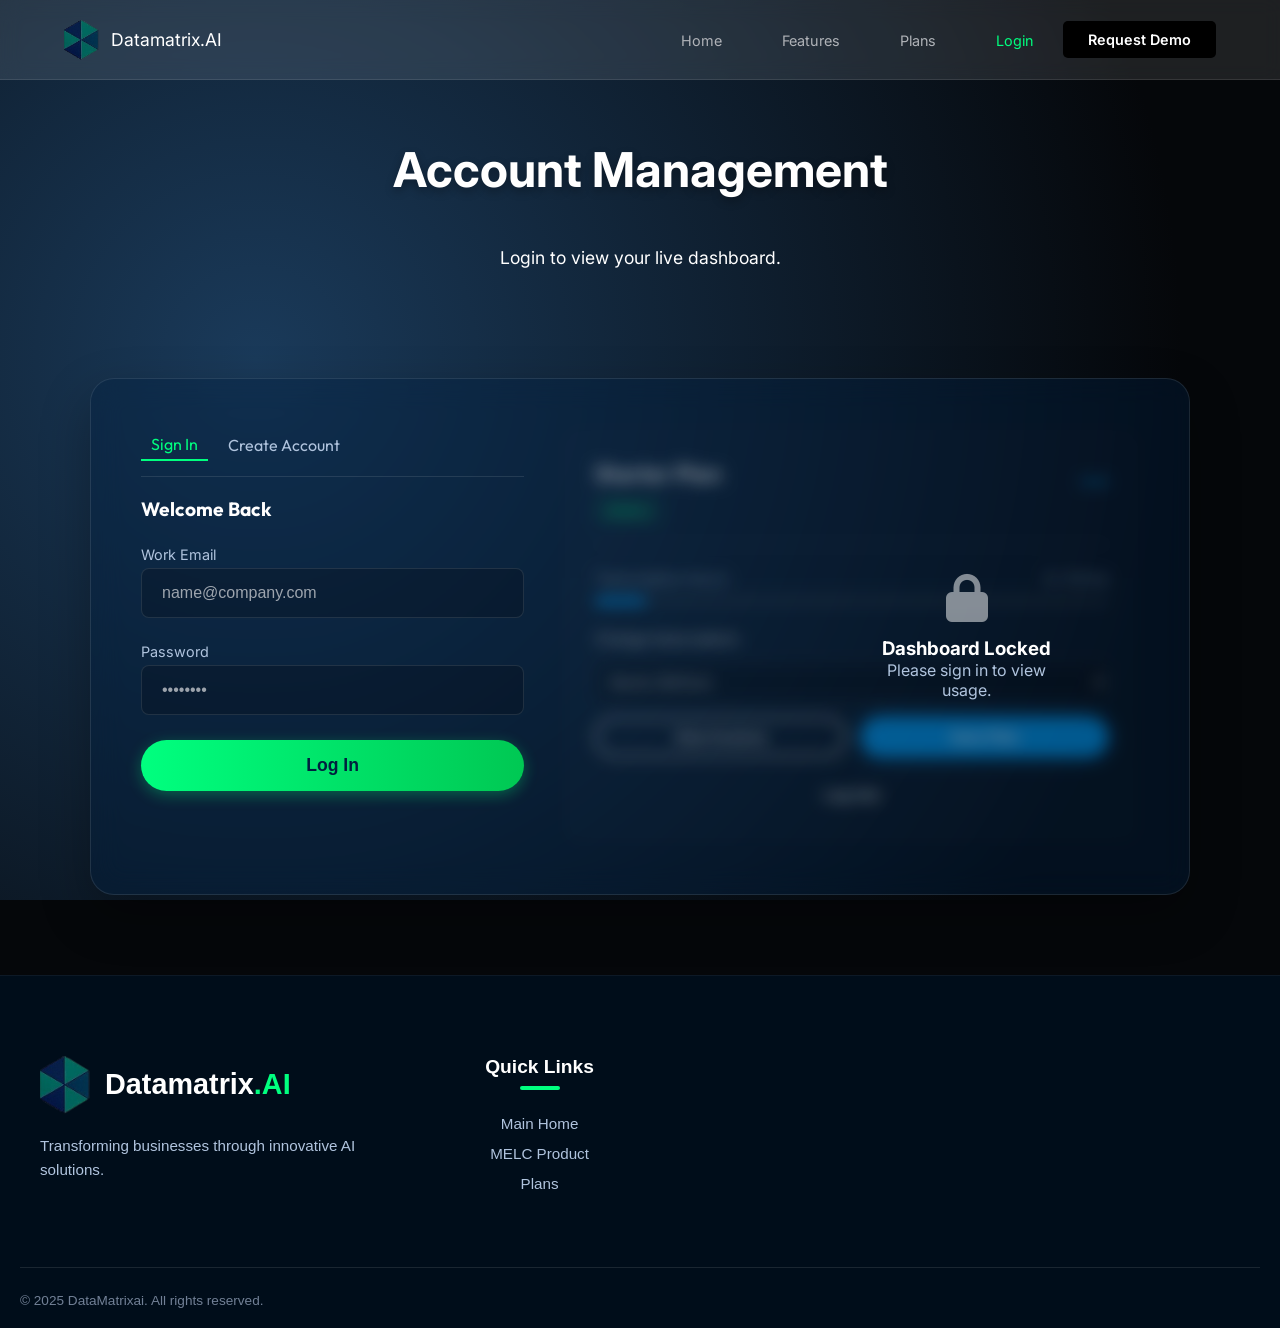
<file: accounts.html>
<!DOCTYPE html>
<html lang="en">
<head>
    <meta charset="UTF-8">
    <meta name="viewport" content="width=device-width, initial-scale=1.0">
    <title>Accounts | MELC</title>
    <meta name="description" content="Access your MELC account dashboard to manage transcription usage, subscription plans, and conversational analytics insights.">
    <link rel="canonical" href="https://melc.ai/accounts.html">
    <meta name="robots" content="index, follow">

    <meta property="og:title" content="MELC Dashboard">
    <meta property="og:description" content="Manage your MELC subscription, transcription usage, and conversational analytics insights.">
    <meta property="og:image" content="https://melc.ai/images/logo.png">
    <meta property="og:url" content="https://melc.ai/accounts.html">
    <meta property="og:type" content="website">
    <meta name="viewport" content="width=device-width, initial-scale=1.0">
    <meta name="author" content="DatamatrixAI">
    <meta name="publisher" content="DatamatrixAI">
        
    <link rel="stylesheet" href="css/style.css">
    <link rel="icon" type="image/png" href="images/logo.png">
    <link rel="stylesheet" href="https://cdnjs.cloudflare.com/ajax/libs/font-awesome/6.4.0/css/all.min.css">
    <link href="https://fonts.googleapis.com/css2?family=Inter:wght@400;500;600&family=Outfit:wght@500;600;700&display=swap" rel="stylesheet">
    <style>
        /* --- PAGE SPECIFIC STYLES --- */
        body { background-attachment: fixed; }
        .accounts-section {
            padding: 140px 5% 80px; 
            min-height: 100vh;
            display: flex; flex-direction: column; align-items: center;
        }

        /* --- AUTH GRID --- */
        .auth-grid {
            display: grid; grid-template-columns: 1fr 1.5fr; gap: 40px;
            background: rgba(0, 31, 63, 0.4); backdrop-filter: blur(15px);
            border: 1px solid rgba(255, 255, 255, 0.1); border-radius: 24px;
            overflow: hidden; padding: 50px;
            max-width: 1100px; width: 100%; margin-top: 30px;
            box-shadow: 0 20px 50px rgba(0, 0, 0, 0.3);
        }

        .auth-form h3 { color: white; font-family: 'Outfit', sans-serif; margin-bottom: 25px; font-size: 1.5rem; }

        /* --- TOGGLE BUTTONS --- */
        .auth-toggle { display: flex; gap: 10px; margin-bottom: 20px; border-bottom: 1px solid rgba(255,255,255,0.1); padding-bottom: 15px; }
        .toggle-btn { background: none; border: none; color: #b0c4de; font-size: 1rem; cursor: pointer; padding: 5px 10px; font-family: 'Outfit', sans-serif; transition: color 0.3s; }
        .toggle-btn.active { color: #00ff7f; border-bottom: 2px solid #00ff7f; }

        /* --- PROFILE LOCK STATE --- */
        .profile-card {
            background: rgba(255, 255, 255, 0.02); border-radius: 16px; padding: 30px;
            border: 1px solid rgba(255, 255, 255, 0.05); height: 100%;
            display: flex; flex-direction: column; justify-content: center;
            transition: all 0.5s ease;
        }
        
        .locked-content { filter: blur(8px); pointer-events: none; opacity: 0.5; user-select: none; }
        
        .lock-overlay {
            position: absolute; top: 50%; left: 70%; 
            transform: translate(-50%, -50%);
            text-align: center; color: white; z-index: 10;
            display: block; 
        }

        /* --- DASHBOARD ELEMENTS --- */
        .progress-bar { width: 100%; height: 8px; background: rgba(255, 255, 255, 0.1); border-radius: 4px; margin-bottom: 25px; overflow: hidden; }
        .progress-fill { height: 100%; background: var(--accent-blue); width: 45%; border-radius: 4px; }
        .plan-badge { display: inline-block; background: rgba(0, 255, 127, 0.1); color: #00ff7f; padding: 5px 12px; border-radius: 5px; font-size: 0.8rem; margin-top: 5px; border: 1px solid rgba(0, 255, 127, 0.2); font-weight: 600; }
        .usage-stat { display: flex; justify-content: space-between; margin-bottom: 10px; color: #b0c4de; font-size: 0.9rem; }
        .section-header-accounts { text-align: center; margin-bottom: 20px; }
        .form-hidden { display: none; }

        /* Plan Selector Style */
        .plan-select {
            background: rgba(0,0,0,0.3); border: 1px solid rgba(255,255,255,0.2);
            color: white; padding: 10px; border-radius: 5px; width: 100%;
            margin-top: 10px; font-family: 'Outfit', sans-serif;
        }

        @media (max-width: 900px) { .auth-grid { grid-template-columns: 1fr; padding: 30px; } .profile-card { margin-top: 30px; } .lock-overlay { left: 50%; } }
    </style>
</head>
<body>

    <header>
        <a href="index.html" class="logo-container">
            <img src="images/logo.png" alt="DataMatrix Logo" class="logo">
            <div class="logo-text">
                <span class="text-white">Datamatrix</span><span class="text-white">.AI</span>
            </div>
        </a>
       <nav>
            <ul>
                <li><a href="melc.html">Home</a></li>
                <li><a href="melc.html#how-it-works">Features</a></li>
                <li><a href="melc.html#pricing">Plans</a></li>
                
                <li id="nav-login-item"><a href="accounts.html" style="color: #00ff7f;">Login</a></li>
                <li id="nav-user-item" style="display: none; color: white; font-weight: 600; border: 1px solid rgba(255,255,255,0.2); padding: 5px 15px; border-radius: 20px;">
                    Hi, <span id="header-username">User</span>
                </li>
            </ul>
        </nav>
        <a href="melc.html#demo" class="btn-reach">Request Demo</a>
    </header>

    <section class="accounts-section">
        <div class="section-header-accounts">
            <h2 class="section-title">Account Management</h2>
            <p class="section-subtitle">Login to view your live dashboard.</p>
        </div>

        <div class="auth-grid">
            <div class="auth-form">
                <div class="auth-toggle">
                    <button id="btn-show-login" class="toggle-btn active" onclick="toggleForm('login')">Sign In</button>
                    <button id="btn-show-signup" class="toggle-btn" onclick="toggleForm('signup')">Create Account</button>
                </div>

                <form id="loginForm">
                    <input type="hidden" name="action" value="login">
                    <h3 style="font-size: 1.2rem;">Welcome Back</h3>
                    <div class="form-group">
                        <label style="color: #b0c4de; font-size: 0.9rem; margin-bottom: 5px; display:block;">Work Email</label>
                        <input type="email" name="work_email" id="login_email" placeholder="name@company.com" class="form-input" required>
                    </div>
                    <div class="form-group">
                        <label style="color: #b0c4de; font-size: 0.9rem; margin-bottom: 5px; display:block;">Password</label>
                        <input type="password" name="password" placeholder="••••••••" class="form-input" required>
                    </div>
                    <button type="submit" class="submit-btn" style="margin-bottom: 20px;">Log In</button>
                </form>

                <form id="signupForm" class="form-hidden">
                    <input type="hidden" name="action" value="signup">
                    <h3 style="font-size: 1.2rem;">Create New Account</h3>
                    <div class="form-group">
                        <label style="color: #b0c4de; font-size: 0.9rem; margin-bottom: 5px; display:block;">Full Name</label>
                        <input type="text" name="fullname" placeholder="John Doe" class="form-input" required>
                    </div>
                    <div class="form-group">
                        <label style="color: #b0c4de; font-size: 0.9rem; margin-bottom: 5px; display:block;">Work Email</label>
                        <input type="email" name="work_email" placeholder="name@company.com" class="form-input" required>
                    </div>
                    <div class="form-group">
                        <label style="color: #b0c4de; font-size: 0.9rem; margin-bottom: 5px; display:block;">Password</label>
                        <input type="password" name="password" placeholder="Create Password" class="form-input" required>
                    </div>
                    <button type="submit" class="submit-btn" style="margin-bottom: 20px; background: transparent; border: 1px solid #00ff7f; color: #00ff7f;">Create Account</button>
                </form>
            </div>

            <div class="profile-details" style="position: relative;">
                
                <div id="lockOverlay" class="lock-overlay">
                    <i class="fas fa-lock" style="font-size: 3rem; margin-bottom: 15px; color: rgba(255,255,255,0.5);"></i>
                    <h3 style="color: white;">Dashboard Locked</h3>
                    <p style="color: #b0c4de;">Please sign in to view usage.</p>
                </div>

                <div id="profileContent" class="profile-card locked-content">
                    <div style="display: flex; justify-content: space-between; align-items: start; margin-bottom: 20px;">
                        <div>
                            <h4 id="display-plan-name" style="color: #fff; font-size: 1.4rem; margin-bottom: 5px;">Starter Plan</h4>
                            <span class="plan-badge">Active</span>
                        </div>
                        <div style="text-align: right;">
                            <h2 style="color: var(--accent-blue); margin: 0; font-size: 2rem;">--</h2>
                        </div>
                    </div>

                    <hr style="border: 0; border-top: 1px solid rgba(255,255,255,0.1); margin-bottom: 25px;">
                    
                    <div class="usage-stat"><span>Transcription Hours</span><span>0 / 10 hrs</span></div>
                    <div class="progress-bar"><div class="progress-fill" style="width: 10%;"></div></div>
                    
                    <label style="color: white; font-size: 0.9rem; margin-bottom: 5px; display: block;">Change Subscription:</label>
                    <select id="plan-selector" class="plan-select">
                        <option value="Starter">Starter ($49/mo)</option>
                        <option value="Professional">Professional ($149/mo)</option>
                        <option value="Enterprise">Enterprise (Custom)</option>
                    </select>

                    <div style="margin-top: 15px; display: flex; gap: 15px;">
                        <button class="btn-outline" style="flex: 1; font-size: 0.9rem; padding: 10px;">View Invoices</button>
                        <button id="btn-save-plan" class="btn-primary" style="flex: 1; font-size: 0.9rem; padding: 10px; border: none;">Save Plan</button>
                    </div>

                    <button id="logoutBtn" class="btn-outline" style="margin-top: 20px; width: 100%; font-size: 0.9rem; padding: 10px; border: none;">Log Out</button>
                </div>
            </div>
        </div>
    </section>

    <footer class="site-footer">
        <div class="footer-container">       
            <div class="footer-col company-info">
                <div class="footer-logo">
                    <img src="images/logo.png" alt="DataMatrix AI Logo" class="logo-img">
                    <h2>Datamatrix<span class="highlight">.AI</span></h2>
                </div>
                <p class="company-desc">Transforming businesses through innovative AI solutions.</p>
            </div>
            <div class="footer-col">
                <h3 class="footer-heading">Quick Links</h3>
                <ul class="footer-links">
                    <li><a href="index.html">Main Home</a></li>
                    <li><a href="melc.html">MELC Product</a></li>
                    <li><a href="melc.html#pricing">Plans</a></li>
                </ul>
            </div>
        </div>
        <div class="footer-bottom"><div class="copyright">&copy; 2025 DataMatrixai. All rights reserved.</div></div>
    </footer>

    <script>
        // --- 1. TOGGLE FORMS ---
        function toggleForm(type) {
            if (type === 'login') {
                document.getElementById('loginForm').classList.remove('form-hidden');
                document.getElementById('signupForm').classList.add('form-hidden');
                document.getElementById('btn-show-login').classList.add('active');
                document.getElementById('btn-show-signup').classList.remove('active');
            } else {
                document.getElementById('loginForm').classList.add('form-hidden');
                document.getElementById('signupForm').classList.remove('form-hidden');
                document.getElementById('btn-show-login').classList.remove('active');
                document.getElementById('btn-show-signup').classList.add('active');
            }
        }

        // --- 2. BACKEND CONNECTION ---
        const scriptURL = 'https://script.google.com/macros/s/AKfycbwIMDVRCGLxUJJRiQpxjIyoqu_eCSKP8NSIha_df9tIqQHau41DbtMPCePSjreEFw0W/exec';
        let currentUserEmail = ""; // To track who is logged in

        // HELPER: Update UI State
        function updateUI(fullname, plan) {
            // Unlock Dashboard
            document.getElementById('lockOverlay').style.display = 'none';
            document.getElementById('profileContent').classList.remove('locked-content');
            
            // Update Header Name
            document.getElementById('nav-login-item').style.display = 'none';
            document.getElementById('nav-user-item').style.display = 'block';
            document.getElementById('header-username').innerText = fullname;

            // Update Plan Display & Dropdown
            document.getElementById('display-plan-name').innerText = plan + " Plan";
            document.getElementById('plan-selector').value = plan;
        }

        // Handle SIGN UP
        document.getElementById('signupForm').addEventListener('submit', e => {
            e.preventDefault();
            const btn = e.target.querySelector('button');
            const originalText = btn.innerText;
            btn.innerText = "Creating...";

            fetch(scriptURL, { method: 'POST', body: new FormData(e.target) })
                .then(res => res.json())
                .then(data => {
                    alert("Account Created! Default plan is Starter. Please Sign In.");
                    e.target.reset();
                    toggleForm('login'); 
                    btn.innerText = originalText;
                })
                .catch(err => {
                    alert("Error connecting.");
                    console.error(err);
                    btn.innerText = originalText;
                });
                
        });

        // Handle LOGIN
        document.getElementById('loginForm').addEventListener('submit', e => {
            e.preventDefault();
            const btn = e.target.querySelector('button');
            const originalText = btn.innerText;
            btn.innerText = "Verifying...";
            
            // Capture email for later use
            currentUserEmail = document.getElementById('login_email').value;

            fetch(scriptURL, { method: 'POST', body: new FormData(e.target) })
                .then(res => res.json())
                .then(data => {
                    if (data.status === 'success') {
                        // SUCCESS: Pass user data to UI updater
                        updateUI(data.fullname, data.plan);

                        localStorage.setItem("melcUser", JSON.stringify({
                            fullname: data.fullname,
                            email: currentUserEmail,
                            plan: data.plan
                        }));

                        alert("Login Successful!!! Welcome " + data.fullname + "!");
                    } else {
                        alert("Invalid Credentials.");
                    }
                    btn.innerText = originalText;
                })
                .catch(err => { alert("Error connecting."); console.error(err); });
        });

        // Handle SAVE PLAN
        document.getElementById('btn-save-plan').addEventListener('click', () => {
            if(!currentUserEmail) { alert("Please login first."); return; }
            
            const newPlan = document.getElementById('plan-selector').value;
            const btn = document.getElementById('btn-save-plan');
            btn.innerText = "Saving...";

            const formData = new FormData();
            formData.append('action', 'update_plan');
            formData.append('work_email', currentUserEmail);
            formData.append('plan', newPlan);

            fetch(scriptURL, { method: 'POST', body: formData })
                .then(res => res.json())
                .then(data => {
                    if (data.status === 'success') {
                        alert("Plan Updated Successfully!");

                        document.getElementById('display-plan-name').innerText = newPlan + " Plan";

                        let user = JSON.parse(localStorage.getItem("melcUser") || "{}");
                        user.plan = newPlan;
                        localStorage.setItem("melcUser", JSON.stringify(user));
                    } else {
                        alert("Error updating plan.");
                    }
                    btn.innerText = "Save Plan";
                });
        });

        window.addEventListener("DOMContentLoaded", function(){
        const user = localStorage.getItem("melcUser");
        if(user){
            const parsed = JSON.parse(user);
            currentUserEmail = parsed.email;
            updateUI(parsed.fullname, parsed.plan);
        }
        });

        document.getElementById("logoutBtn").addEventListener("click", function(){
            localStorage.removeItem("melcUser");
            location.reload();
        });

    </script>

</body>
</html>
</file>
<file: css/style.css>
/* --- 1. COLOR VARIABLES --- */
:root {
    --prussian-blue: #003153; 
    --accent-green: #2E8B57; 
    --white: #ffffff;
    --text-dark: #333333;
    --text-grey: #666666;
    --hero-highlight: #3b82f6; 
    --btn-blue: #0066cc; 
    --cursor-color:var(--accent-green);

    --bg-dark: #05070a;      
    --glow-blue: #1a3a5a;    /* Brighter blue */
    --glow-purple: #251b4a;  /* Brighter purple */
    --accent-blue: #00a2ff;
    --text-main: #ffffff;
    --text-dim: #b0b3b8;
}

/* --- 2. GLOBAL RESET --- */
* { margin: 0; padding: 0; box-sizing: border-box; }

body {
    margin: 0;
    font-family: 'Inter', sans-serif;
    /* Increased the percentage (80%) so the colors spread further across the black background */
    background: 
        radial-gradient(circle at 20% 40%, var(--glow-blue) 0%, var(--bg-dark) 80%),
        radial-gradient(circle at 80% 20%, var(--glow-purple) 0%, var(--bg-dark) 80%);
    background-color: var(--bg-dark);
    color: var(--text-main);
    overflow-x: hidden;
    background-attachment: fixed; /* Keeps the gradient static while you scroll */
}

a { text-decoration: none; }

/* --- 3. NAVIGATION BAR --- */
/* --- GLASSY TRANSPARENT HEADER --- */
header {
    /* 1. Make background transparent/glassy */
    background: rgba(255, 255, 255, 0.1); /* 10% opaque white */
    backdrop-filter: blur(10px);          /* Blurs what's behind it */
    -webkit-backdrop-filter: blur(10px);  /* Safari support */
    
    /* 2. Position it ON TOP of the image */
    position: fixed; 
    top: 0; 
    left: 0;
    width: 100%;
    z-index: 1000; /* Ensures it floats above everything */
    
    /* 3. Remove default borders/shadows if you want it cleaner */
    box-shadow: none; 
    border-bottom: 1px solid rgba(255, 255, 255, 0.1); /* Subtle edge */

    /* 4. Layout (Keep existing) */
    height: 80px;
    display: flex;
    align-items: center;
    padding: 0 5%;
}

/* Optional: Since the header is now floating, you might want to 
   add some top padding to the Hero so text doesn't hide behind the logo */

.logo-container { display: flex; align-items: center; gap: 12px; }

.logo-container img.logo {
    height: 40px;  /* Adjust this value to make it smaller or bigger */
    width: auto;   /* Maintains aspect ratio */
}

.logo-text {
    font-size: 1.1rem; /* Reduced from 1.5rem */
    line-height: 1.1;
}

.tagline-text {
    font-size: 0.75rem; /* Makes the tagline much smaller and elegant */
    opacity: 0.8;
    color: whitesmoke;
}

.text-white { color: var(--white); }

nav {
    /* THIS IS THE KEY FIX: */
    margin-left: auto; /* Pushes the nav (and button) to the far right */
    margin-right: 30px; /* Adds space between the Links and the Button */
}

nav ul { 
    display: flex; 
    list-style: none; 
    gap: 30px; /* Space between each link */
}

nav a {
    color: var(--text-dim);
    text-decoration: none;
    margin-left: 30px;
    font-size: 0.9rem;
    transition: 0.3s;
}

nav a:hover {
    color: var(--accent-blue);
}

.btn-reach {
    background-color: #000000; 
    color: var(--white);
    padding: 10px 25px;
    border-radius: 5px;
    font-weight: 600;
    font-size: 0.9rem;
    transition: background-color 0.3s ease;
    /* ensure button doesn't shrink */
    white-space: nowrap; 
}

.btn-reach:hover {
    background-color: var(--accent-green); 
}

/* Hero Section */
.hero {
    display: flex;
    flex-direction: column; /* Stacks header over the main content */
    height: auto;
    min-height: 100vh;
    padding: 100px 8% 55px; /* Space for fixed navigation */
}

/* 1. Top Header Box */
/* Hero Section - Strict Full Screen Layout */
.hero {
    /* 1. Force the container to be exactly the height of the window */
    min-height: 100vh; 
    width: 100%;

    /* 2. Flexbox Magic: This centers everything perfectly */
    display: flex;
    flex-direction: column;
    justify-content: center; /* Vertically aligns to the middle */
    align-items: center;     /* Horizontally aligns to the middle */

    /* 3. Padding Adjustments */
    /* 80px Top: clears your fixed navbar */
    /* 0px Bottom: ensures no extra gap pushes the footer up */
    padding: 80px 20px 0; 
    
    position: relative;
    box-sizing: border-box;
}
.hero-header-content {
    max-width: 900px;
    margin: 0 auto;
}

/* 2. Main Layout (The Split Section) */
.hero-main-layout {
    display: flex;
    align-items: center;
    justify-content: space-between;
    gap: 40px;
    width: 100%;
}

/* Space for your upcoming content */
.hero-left-new {
    flex: 1;
    min-height: 300px;
    display: flex;
    flex-direction: column;
    justify-content: center;
    padding-right: 40px;
}

.hero-left-new .lead-text {
    font-family: 'Inter', sans-serif;
    font-size: 0.9rem;
    font-weight: 400;
    letter-spacing: -0.02em;
    line-height: 1.7;
    color: var(--white);
    margin-bottom: 0; /* Remove bottom margin to connect the borders */
    
    /* Strong Blue Border */
    padding: 10px 0 10px 20px;
    border-left: 3px solid var(--accent-blue);
    
    -webkit-font-smoothing: antialiased;
}

.hero-left-new .detail-text {
    /* SAME Font family as lead for uniformity */
    font-family: 'Inter', sans-serif;
    
    /* Smaller size and weight, but same style */
    font-size: 0.9rem;
    font-weight: 400;
    letter-spacing: -0.02em;
    line-height: 1.7;
    
    /* Muted border and text color to differentiate */
    color: rgba(255, 255, 255, 0.7);
    padding: 10px 0 20px 25px;
    
    /* Subtle Grey/Dim Border that matches the blue alignment */
    border-left: 3px solid rgba(255, 255, 255, 0.15);
    
    max-width: 580px;
}

.hero-title {
    font-family: 'Outfit', sans-serif; /* Matches Services Header */
    font-size: 3rem !important; 
    font-weight: 800;
    line-height: 1.1;
    letter-spacing: -0.02em; /* Premium tight spacing */
    text-align: center;
    white-space: nowrap; /* Forces one single line */
    margin-bottom: 15px;
}

.hero-title .highlight {
    display: inline;      /* Changed from 'block' to keep on same line */
    color: var(--accent-blue);
    text-shadow: 0 0 30px rgba(0, 162, 255, 0.3);
    border-bottom: none;  /* Removes the old underline */
}

.hero-header-content .hero-subtitle {
    font-family: 'Inter', sans-serif;
    font-size: 1.0rem !important; /* Forces the small size */
    color: var(--text-dim);
    margin-bottom: 20px;
    max-width: 900px;
    margin-left: auto;
    margin-right: auto;
    line-height: 1.6;
    opacity: 0.85; /* Makes it look professionally 'dimmed' */
}

.hero-video {
    flex: 1.2;
    display: flex;
    justify-content: flex-end;
    align-items: center;
}

.hero-video video {
    width: 100%;
    max-width: 700px;
    height: auto;
    border-radius: 24px; /* Matches the rounded look in the image */
    box-shadow: 0 0 50px rgba(0,0,0,0.5);
    border: 1px solid rgba(255,255,255,0.1);
}

.hero-content p {
    font-size: 1.1rem;
    color: var(--white);
    margin-bottom: 2.5rem;
    text-align: center;
    margin-left: auto;
    margin-right: auto;
}

.hero p {
    font-size: 1.1rem;
    color: black;
    margin-bottom: 2.5rem;
    max-width: 700px;
    /* ADDED: Centers the paragraph block itself */
    margin-left: auto;
    margin-right: auto;
}

/* --- BUTTONS --- */
.hero-buttons {
    display: flex;
    gap: 20px;
    justify-content: center !important;
    font-family: 'Outfit', sans-serif;
    font-weight: 600;
    letter-spacing: 0.02em;
    text-transform: uppercase;
    font-size: 0.9rem;
}

/* --- 1. PRIMARY BUTTON (Get Started) --- */
.btn-primary {
    background: var(--accent-blue);
    color: white;
    padding: 12px 28px;
    border-radius: 50px;
    text-decoration: none;
    font-weight: 600;
    border: 2px solid var(--accent-blue); /* Added border to match sizing */
    box-shadow: 0 0 20px rgba(0, 162, 255, 0.4);
    transition: all 0.3s ease;
}

.btn-primary:hover {
    transform: translateY(-3px);
    background: transparent; /* Becomes outline on hover */
    color: white;
}

/* --- 2. OUTLINE BUTTON (Explore Services) --- */
/* Target both btn-outline and btn-secondary for safety */
.btn-outline, .btn-secondary {
    background: transparent;
    color: white;
    padding: 12px 28px;
    border-radius: 50px;
    text-decoration: none;
    font-weight: 600;
    border: 2px solid white; /* Initial white outline */
    transition: all 0.3s ease;
}

.btn-outline:hover, .btn-secondary:hover {
    background: var(--accent-blue); /* Becomes solid blue on hover */
    border-color: var(--accent-blue);
    color: white;
    transform: translateY(-3px);
    box-shadow: 0 0 20px rgba(0, 162, 255, 0.4);
}

/* --- MOBILE RESPONSIVE --- */
@media (max-width: 1024px) {
    /* Tablet/Laptop adjustments */
    .hero h1 { font-size: 2.2rem; } /* Shrink font so it fits on smaller screens */
}

@media (max-width: 900px) {
    .services-split-container {
        flex-direction: column;
    }
    .services-visual {
        position: relative;
        top: 0;
        margin-bottom: 40px;
    }
}

@media (max-width: 768px) {
    header { padding: 0 20px; }
    nav ul { display: none; }
    .hero h1 { font-size: 2rem; }
    
    /* Disable typewriter on mobile to prevent layout breaking */
    .typewriter {
        width: auto;
        border-right: none;
        animation: none;
        white-space: normal;
    }
    
    .hero-buttons { flex-direction: column; }
/* --- REACH US BUTTON (Pill Shape) --- */
    .btn-reach {
        background-color: var(--btn-blue);
        color: var(--white);
        
        /* 1. THIS CONTROLS THE SHAPE */
        border-radius: 50px; /* Makes it fully rounded like "Get Started" */
        
        /* 2. Remove default borders */
        border: none;
        
        padding: 10px 25px;
        font-weight: 600;
        font-size: 0.9rem;
        transition: all 0.3s ease;
        white-space: nowrap;
    }

    .btn-reach:hover {
        transform: translateY(-3px); /* Hover float effect */
        box-shadow: 0 4px 15px rgba(0, 102, 204, 0.4); /* Glow effect */
    }
}

/* --- LOGO SIZE CONTROL --- */
.logo {
    font-weight: 700;
    font-size: 1.2rem;
    letter-spacing: 1px;
}

/* --- PRODUCTS SECTION (Glow on Left) --- */
.products-section {
    padding: 50px 8%;
    /* Horizontal gradient matching the "Z" flow (starts Left) */
    background: linear-gradient(
        90deg, 
        hsl(221, 39%, 15%) 0%,  /* Dark Navy on the Left */
        #05070a 60%            /* Fades to Black on the Right */
    ) !important;
    border-bottom: 1px solid rgba(255, 255, 255, 0.05);
    position: relative;
    overflow: hidden;
}

/* Local Left Glow to anchor the section */
.products-section::before {
    content: "";
    position: absolute;
    top: 0;
    left: -10%;
    width: 600px;
    height: 100%;
    background: radial-gradient(circle at center, rgba(0, 162, 255, 0.1) 0%, transparent 70%);
    pointer-events: none;
    z-index: 0;
}

.products-grid {
    display: grid;
    grid-template-columns: repeat(auto-fit, minmax(300px, 1fr));
    gap: 30px;
    max-width: 1200px;
    margin: 0 auto;
    position: relative;
    z-index: 1;
}

/* PRODUCT CARDS */
.product-card {
    background: rgba(255, 255, 255, 0.015);
    border: 1px solid rgba(255, 255, 255, 0.04);
    border-radius: 24px;
    padding: 40px;
    transition: all 0.4s cubic-bezier(0.175, 0.885, 0.32, 1.275);
    backdrop-filter: blur(10px);
}

/* THE ICON CONTAINER (Matches your Image Radius) */
.product-icon-container {
    width: 70px;
    height: 70px;
    background: rgba(0, 162, 255, 0.1);
    border: 1px solid rgba(0, 162, 255, 0.2);
    border-radius: 18px; /* Matches the rounded look of your videos/images */
    display: flex;
    align-items: center;
    justify-content: center;
    margin-bottom: 25px;
    color: var(--accent-blue);
    font-size: 1.8rem;
    box-shadow: 0 10px 20px rgba(0, 0, 0, 0.2);
}

.product-card:hover {
    transform: translateY(-10px);
    background: rgba(255, 255, 255, 0.03);
    border-color: var(--accent-blue);
}

.product-card.highlighted {
    border: 1px solid rgba(0, 162, 255, 0.4);
    background: rgba(0, 162, 255, 0.03);
}

.product-title {
    font-family: 'Outfit', sans-serif;
    font-size: 1.6rem;
    color: var(--white);
    margin-bottom: 15px;
}

.product-desc {
    font-family: 'Inter', sans-serif;
    font-size: 0.9rem;
    font-weight: 400;
    letter-spacing: -0.03em;
    line-height: 1.7;
    color: var(--white);
    margin-bottom: 25px; /* Remove bottom margin to connect the borders */
    -webkit-font-smoothing: antialiased;
}

.product-link {
    font-family: 'Inter', sans-serif;
    color: var(--accent-blue);
    text-decoration: none;
    font-weight: 400;
    font-size: 0.9rem;
    display: flex;
    align-items: center;
    gap: 8px;
    transition: gap 0.3s ease;
}

.product-link:hover {
    gap: 12px;
}

.image-frame {
    width: 100%;
    height: 100%;
    border-radius: 24px;
    overflow: hidden;
    border: 1px solid rgba(255, 255, 255, 0.1);
    box-shadow: 0 0 40px rgba(0, 162, 255, 0.15);
}

/* 2. Remove Old Colored Top Borders */
.border-blue, .border-purple, .border-green {
    border-top: none !important;
}

/* 4. Icons (Pure White, No Box) */
.icon-box {
    /* Remove old colored box styling */
    background-color: transparent !important;
    border: none !important;
    width: auto;
    height: auto;
    padding: 0;
    display: flex;         /* Enables side-by-side alignment */
    align-items: center;   /* Vertically centers the icon with the text */
    gap: 15px;             /* Adds space between the icon and the text */
    margin-bottom: 18px;   /* Optional: adds space below the header */
}

.icon-box h3 {
    margin: 0;
    line-height: 1;         /* Crucial: Removes extra spacing above/below letters */
    display: flex;          /* Ensures the text block itself follows flex rules */
    align-items: center;    /* Secondary centering for the text block */
}

/* Make the SVG icon itself white */
.icon-box svg {
    width: 32px;
    height: 32px;
    color: #ffffff; /* Sets stroke/fill to white */
    /* Ensure fill is none if using stroke icons */
    fill: none; 
    display: block;         /* Removes the 'inline' baseline gap at the bottom */
    flex-shrink: 0;
}

/* Headers */
.section-title {
    font-size: 2.5rem;
    color: #ffffff;
    margin-bottom: 10px;
    font-weight: 800;
}

.section-subtitle {
    color: var(--white);
    margin-bottom: 60px;
    font-size: 1.1rem;
}

/* --- PILLS (Tags) --- */
.pill-container {
    display: flex;
    flex-wrap: wrap;
    justify-content: center;
    gap: 10px;
}

/* Section Container - Set height here to match Tech Stack */
.about-us-section {
    position: relative;
    width: 100%;
    /* Consistent height with other sections */
    min-height: 850px; 
    
    display: flex;
    align-items: center;
    justify-content: center;
    
    /* BACKGROUND IMAGE SETUP */
    background-image: url('team.jpg'); 
    background-size: cover;
    background-position: center;
    background-repeat: no-repeat;
    /* Keeps the background fixed while scrolling (Parallax effect) */
    background-attachment: scroll;
    
    font-family: 'Segoe UI', Tahoma, Geneva, Verdana, sans-serif;
    padding: 40px 20px;
}

/* Dark Overlay: This adds a dark Prussian Blue tint over your image 
   so the white text and glowing green elements pop out. */
.about-us-section::before {
    content: '';
    position: absolute;
    top: 0;
    left: 0;
    width: 100%;
    height: 100%;
    /* Adjust opacity (0.85) if you want to see more of your image */
    background-color: rgba(0, 31, 63, 0.85); 
    z-index: 1;
}

/* Container to ensure content sits above the overlay */
.about-us-section .container {
    position: relative;
    z-index: 2;
    width: 100%;
}

.section-title2 {
    text-align: center;
    font-size: 3rem;
    font-weight: 700;
    color: #ffffff;
    margin-bottom: 3rem;
    text-transform: uppercase;
    letter-spacing: 2px;
    text-shadow: 0 0 10px rgba(0, 255, 127, 0.3);
}

/* The Team Card - Glass Effect */
/* The Upgraded Premium Glass Card */
/* --- THE GLASS CARD --- */
.team-card {
    /* Dark semi-transparent blue base */
    background: rgba(0, 31, 63, 0.5); 
    
    /* Surface Reflection Gradient */
    background-image: linear-gradient(
        135deg, 
        rgba(255, 255, 255, 0.08) 0%, 
        rgba(255, 255, 255, 0.01) 100%
    );
    
    /* Strong Blur for the "Frosted" look */
    backdrop-filter: blur(20px);         
    -webkit-backdrop-filter: blur(20px); 
    
    /* Subtle White/Blue Border */
    border: 1px solid rgba(100, 181, 246, 0.2); 
    border-top: 1px solid rgba(100, 181, 246, 0.4); 
    
    border-radius: 24px;
    padding: 60px 40px;
    max-width: 400px;
    margin: 0 auto;
    text-align: center;
    
    /* Initial Shadow */
    box-shadow: 0 8px 32px 0 rgba(0, 0, 0, 0.4);
    
    transition: transform 0.3s ease, box-shadow 0.3s ease, border-color 0.3s ease;
    transform: translateZ(0); 
    will-change: transform, backdrop-filter;
}

/* --- HOVER EFFECT --- */
.team-card:hover {
    transform: translateY(-10px);
    /* Outer Blue Glow on Hover */
    box-shadow: 
        0 20px 40px rgba(0, 0, 0, 0.5), 
        0 0 30px rgba(0, 123, 255, 0.3); 
    border-color: rgba(0, 123, 255, 0.5); /* Blue Border on Hover */
}

/* --- PROFILE IMAGE CIRCLE (The Key Feature) --- */
.profile-img-container {
    position: relative;
    width: 150px;
    height: 150px;
    margin: 0 auto 25px;
    border-radius: 50%;
    padding: 5px;
    
    /* SOLID ELECTRIC BLUE GRADIENT RING */
    background: linear-gradient(180deg, #007bff, #00c6ff); 
    
    /* PERMANENT BLUE GLOW */
    box-shadow: 0 0 25px rgba(0, 123, 255, 0.6); 
}

.profile-img {
    width: 100%;
    height: 100%;
    object-fit: cover;
    border-radius: 50%;
    /* Dark border to separate image from the glowing ring */
    border: 3px solid #001f3f; 
    background-color: #fff;
}

/* Typography */
.member-name {
    color: #ffffff;
    font-size: 1.8rem;
    margin-bottom: 15px;
    font-weight: 700;
    text-shadow: 0 2px 4px rgba(0,0,0,0.5);
}

.member-bio {
    color: #e0e6ed; 
    font-size: 1rem;
    line-height: 1.6;
    margin-bottom: 25px;
}

/* Social Icons */
.social-links {
    display: flex;
    justify-content: center;
    gap: 20px;
}

.social-icon {
    color: #ffffff;
    font-size: 1.5rem;
    transition: all 0.3s ease;
}

/* Icons turn Neon Blue on Hover */
.social-icon:hover {
    color: #00c6ff; 
    transform: translateY(-3px);
    text-shadow: 0 0 15px rgba(0, 198, 255, 0.8);
}
.contact-section {
    position: relative;
    width: 100%;
    min-height: 850px; 
    
    display: flex;
    align-items: center;
    justify-content: center;
    
    /* BACKGROUND IMAGE SETUP */
    background-image: url('reachushere.jpg'); 
    background-size: cover;
    background-position: center;
    background-repeat: no-repeat;
    /* Parallax effect (image stays still while scrolling) */
    background-attachment: scroll; 
    
    font-family: 'Segoe UI', Tahoma, Geneva, Verdana, sans-serif;
    padding: 60px 20px;
}

.section-title {
    text-align: center;
    font-size: 3rem;
    font-weight: 700;
    color: #ffffff;
    margin-bottom: 3rem;
    text-transform: capitalize;
    text-shadow: 0 4px 10px rgba(0,0,0,0.3);
}

.contact-wrapper {
    display: flex;
    flex-wrap: wrap;
    max-width: 1000px;
    width: 100%;
    margin: 0 auto;
    
    /* 1. High Transparency (0.25) so background image shows through */
    background: rgba(0, 31, 63, 0.25); 
    
    /* 2. Gradient Sheen (Subtle reflection) */
    background-image: linear-gradient(
        135deg, 
        rgba(255, 255, 255, 0.05) 0%, 
        rgba(255, 255, 255, 0.01) 100%
        
    );
    
    /* 3. Strong Blur to frost the background image behind it */
    backdrop-filter: blur(15px);
    -webkit-backdrop-filter: blur(15px);
    
    /* 4. Glass Borders */
    border: 1px solid rgba(255, 255, 255, 0.1);
    border-top: 1px solid rgba(255, 255, 255, 0.2);
    border-left: 1px solid rgba(255, 255, 255, 0.2);
    
    /* 5. Soft Shadow to lift it slightly */
    box-shadow: 0 8px 32px 0 rgba(0, 0, 0, 0.3);
    
    border-radius: 20px;
    overflow: hidden;
    transition: transform 0.3s ease;
    transform: translateZ(0); 
    will-change: transform, backdrop-filter;
}
.contact-wrapper:hover {
    transform: translateY(-5px); /* Gentle float on hover */
}

/* --- LEFT COLUMN: FORM --- */
.form-column {
    flex: 1;
    min-width: 350px;
    padding: 50px 40px;
    /* Light divider line */
    border-right: 1px solid rgba(255, 255, 255, 0.08); 
}
.form-group {
    margin-bottom: 25px;
}

.form-input {
    width: 100%;
    /* Very see-through dark tint */
    background: rgba(0, 0, 0, 0.2); 
    border: 1px solid rgba(255, 255, 255, 0.1);
    padding: 15px 20px;
    border-radius: 8px;
    color: #fff;
    font-size: 1rem;
    outline: none;
    transition: all 0.3s ease;
}

.form-input::placeholder {
    color: rgba(255, 255, 255, 0.6);
}
.form-input:focus {
    /* On focus, they become slightly more solid/readable */
    background: rgba(0, 0, 0, 0.4); 
    border-color: #00ff7f; /* Green Focus Border */
    box-shadow: 0 0 10px rgba(0, 255, 127, 0.1);
}
.submit-btn {
    width: 100%;
    padding: 15px;
    /* Bright Green Gradient */
    background: linear-gradient(90deg, #00ff7f, #00c853); 
    color: #001f3f;
    font-weight: 700;
    font-size: 1.1rem;
    border: none;
    border-radius: 50px;
    cursor: pointer;
    box-shadow: 0 4px 15px rgba(0, 255, 127, 0.3);
    transition: transform 0.2s ease, box-shadow 0.2s ease;
}
.submit-btn:hover {
    transform: translateY(-2px);
    box-shadow: 0 6px 20px rgba(0, 255, 127, 0.5);
}

/* --- RIGHT COLUMN: INFO --- */
.info-column {
    flex: 1;
    min-width: 350px;
    padding: 50px 40px;
    display: flex;
    flex-direction: column;
    justify-content: center;
    /* Ensure no solid background here covers the glass */
    background: transparent; 
}

.info-item {
    display: flex;
    align-items: flex-start;
    margin-bottom: 40px;
}

.info-text h4 {
    color: #00ff7f; /* Green Headings */
    font-size: 1.1rem;
    margin-bottom: 5px;
    font-weight: 600;
}

.info-text p {
    color: #e0e0e0;
    font-size: 1rem;
    line-height: 1.5;
}

/* Mobile Responsiveness */
@media (max-width: 768px) {
    .contact-wrapper {
        flex-direction: column;
    }
    .form-column {
        border-right: none;
        border-bottom: 1px solid rgba(255, 255, 255, 0.05);
    }
}
/* --- FOOTER MAIN SECTION --- */
.site-footer {
    background-color: #000d1a; /* Very dark, almost black blue */
    color: #b0c4de; /* Light grey-blue text for readability */
    font-family: 'Segoe UI', Tahoma, Geneva, Verdana, sans-serif;
    padding: 80px 20px 20px;
    border-top: 1px solid rgba(255, 255, 255, 0.05);
}

.footer-container {
    max-width: 1200px;
    margin: 0 auto;
    display: grid;
    /* Creates 4 columns. The first one is slightly wider (1.5fr) */
    grid-template-columns: 1.5fr 1fr 1fr 1.2fr;
    gap: 40px;
    margin-bottom: 60px;
}

/* Headings */
/* Center the Heading Text */
.footer-heading {
    text-align: center;         /* Centers the text in the column */
    color: #ffffff;
    font-size: 1.2rem;
    margin-bottom: 25px;
    position: relative;
    padding-bottom: 12px;
    font-weight: 600;
}

/* Center the Green Bar */
.footer-heading::after {
    content: '';
    position: absolute;
    
    /* These two lines center the bar perfectly: */
    left: 50%;                  
    transform: translateX(-50%);
    
    bottom: 0;
    width: 40px;                /* Length of the bar */
    height: 4px;                /* Thickness */
    background-color: #00ff7f;  /* Neon Green */
    border-radius: 2px;
}

/* --- COLUMN 1: BRANDING --- */
.footer-logo h2 {
    margin-bottom: 0;
    font-size: 1.8rem;
    color: #fff;
}

.footer-logo .highlight {
    color: #00ff7f; /* Green "ai" */
}

.company-desc {
    line-height: 1.6;
    margin-bottom: 25px;
    font-size: 0.95rem;
}

.social-icons {
    display: flex;
    gap: 15px;
}

.social-icons a {
    display: flex;
    align-items: center;
    justify-content: center;
    width: 40px;
    height: 40px;
    background: rgba(255, 255, 255, 0.05);
    border-radius: 50%;
    color: #fff;
    transition: all 0.3s ease;
    text-decoration: none;
}

.social-icons a:hover {
    background: #00ff7f;
    color: #000;
    transform: translateY(-3px);
}

/* --- LINKS LISTS --- */
.footer-links {
    list-style: none;
    padding: 0;
    margin: 0;
    text-align: center;
}

.footer-links li {
    margin-bottom: 12px;
}

.footer-links a {
    color: #b0c4de;
    text-decoration: none;
    font-size: 0.95rem;
    transition: color 0.2s;
}

.footer-links a:hover {
    color: #00ff7f; /* Green on hover */
    padding-left: 5px; /* Slight slide effect */
}

/* --- NEWSLETTER --- */
.newsletter-desc {
    margin-bottom: 20px;
    font-size: 0.95rem;
    line-height: 1.5;
    text-align: center;
}

.newsletter-form {
    display: flex;
    flex-direction: column;
    gap: 10px;
}

.newsletter-form input {
    padding: 12px 15px;
    background: rgba(255, 255, 255, 0.05);
    border: 1px solid rgba(255, 255, 255, 0.1);
    border-radius: 5px;
    color: #fff;
    outline: none;
}

.newsletter-form input:focus {
    border-color: #00ff7f;
}

.newsletter-form button {
    padding: 12px;
    background-color: #003153; /* Prussian Blue button */
    color: #fff;
    border: none;
    border-radius: 5px;
    cursor: pointer;
    font-weight: 600;
    transition: background 0.3s;
}

.newsletter-form button:hover {
    background-color: #00ff7f;
    color: #001f3f;
}

/* --- BOTTOM BAR --- */
.footer-bottom {
    border-top: 1px solid rgba(255, 255, 255, 0.1);
    padding-top: 25px;
    display: flex;
    justify-content: space-between;
    flex-wrap: wrap;
    font-size: 0.85rem;
    color: #718096;
}

.legal-links a {
    color: #718096;
    text-decoration: none;
    margin-left: 20px;
    transition: color 0.2s;
}

.legal-links a:hover {
    color: #fff;
}

/* --- RESPONSIVE --- */
@media (max-width: 900px) {
    .footer-container {
        grid-template-columns: 1fr 1fr; /* 2 columns on tablets */
    }
}

@media (max-width: 600px) {
    .footer-container {
        grid-template-columns: 1fr; /* 1 column on mobile */
        text-align: center;
    }
    
    .footer-heading::after {
        left: 50%;
        transform: translateX(-50%); /* Center the dash */
    }
    
    .social-icons {
        justify-content: center;
    }
    
    .footer-bottom {
        flex-direction: column;
        align-items: center;
        gap: 15px;
    }
    
    .legal-links a {
        margin: 0 10px;
    }
}
.footer-logo {
    display: flex;       /* Aligns image and text side-by-side */
    align-items: center; /* Vertically centers them */
    gap: 15px;           /* Adds space between the logo image and the text */
    margin-bottom: 20px;
}
.logo-img {
    width: 50px;         /* Adjust this size (e.g., 40px or 60px) to fit your design */
    height: auto;        /* Keeps the aspect ratio correct */
}
/* Disable fixed backgrounds on mobile/tablets to stop lag */
@media (max-width: 1024px) {
    section, .success-stories-section, .about-us-section, .contact-section {
        background-attachment: scroll !important;
    }
}
.hero h1, 
.hero h1 span, 
.hero p, 
.typewriter, 
.highlight {
    /* 1. Kills any rotation */
    transform: none !important; 
    rotate: 0deg !important;
    
    /* 2. Kills any leaning/skewing */
    font-style: normal !important; 
    
    /* 3. Ensures the container is flat */
    perspective: none !important;
}
</file>
